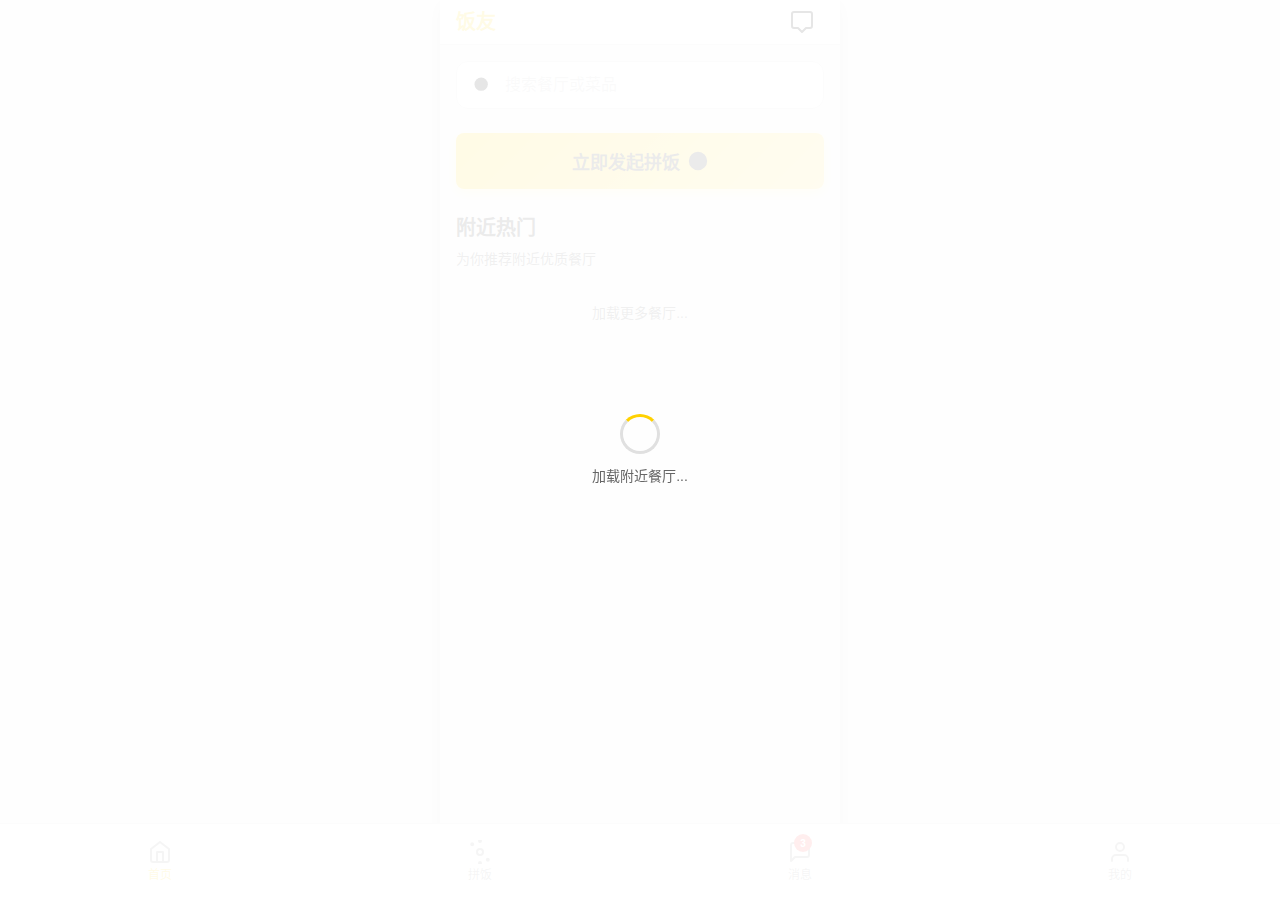
<file: 饭友APP/index.html>
<!DOCTYPE html>
<html lang="zh-CN">
<head>
    <meta charset="UTF-8">
    <meta name="viewport" content="width=device-width, initial-scale=1.0, user-scalable=no">
    <meta name="theme-color" content="#FFD100">
    <title>饭友 - 智能拼饭社交</title>
    
    <!-- PWA支持 -->
    <link rel="manifest" href="manifest.json">
    <meta name="apple-mobile-web-app-capable" content="yes">
    <meta name="apple-mobile-web-app-status-bar-style" content="default">
    <meta name="apple-mobile-web-app-title" content="饭友">
    
    <!-- 样式文件 -->
    <link rel="stylesheet" href="css/main.css">
    <link rel="stylesheet" href="css/components.css">
    <link rel="stylesheet" href="css/pages.css">
</head>
<body>
    <!-- 主应用容器 -->
    <div id="app">
        <!-- 状态栏占位 -->
        <div class="status-bar"></div>
        
        <!-- 顶部导航栏 -->
        <header class="nav-header">
            <div class="nav-content">
                <div class="nav-logo">
                    <span class="logo-text">饭友</span>
                </div>
                <div class="nav-actions">
                    <button class="nav-btn" id="messageBtn">
                        <svg class="icon" viewBox="0 0 24 24">
                            <path d="M20 2H4c-1.1 0-2 .9-2 2v12c0 1.1.9 2 2 2h4l4 4 4-4h4c1.1 0 2-.9 2-2V4c0-1.1-.9-2-2-2z"/>
                        </svg>
                    </button>
                </div>
            </div>
        </header>

        <!-- 主要内容区域 -->
        <main class="main-content">
            <!-- 搜索栏 -->
            <section class="search-section">
                <div class="search-container">
                    <div class="search-input-wrapper">
                        <svg class="search-icon" viewBox="0 0 24 24">
                            <circle cx="11" cy="11" r="8"/>
                            <path d="m21 21-4.35-4.35"/>
                        </svg>
                        <input type="text" class="search-input" placeholder="搜索餐厅或菜品" readonly>
                    </div>
                </div>
            </section>

            <!-- 快捷拼饭区域 -->
            <section class="quick-join-section">
                <button class="primary-btn large" id="startPinFanBtn">
                    <span class="btn-text">立即发起拼饭</span>
                    <svg class="btn-icon" viewBox="0 0 24 24">
                        <circle cx="12" cy="12" r="10"/>
                        <line x1="12" y1="8" x2="12" y2="16"/>
                        <line x1="8" y1="12" x2="16" y2="12"/>
                    </svg>
                </button>
            </section>

            <!-- 附近热门餐厅 -->
            <section class="restaurants-section">
                <div class="section-header">
                    <h2 class="section-title">附近热门</h2>
                    <span class="section-subtitle">为你推荐附近优质餐厅</span>
                </div>
                
                <div class="restaurants-list" id="restaurantsList">
                    <!-- 餐厅卡片将通过JavaScript动态生成 -->
                </div>
                
                <!-- 加载更多 -->
                <div class="load-more" id="loadMore">
                    <span>加载更多餐厅...</span>
                </div>
            </section>
        </main>

        <!-- 底部导航栏 -->
        <nav class="bottom-nav">
            <div class="nav-item active" data-page="home">
                <svg class="nav-icon" viewBox="0 0 24 24">
                    <path d="m3 9 9-7 9 7v11a2 2 0 0 1-2 2H5a2 2 0 0 1-2-2z"/>
                    <polyline points="9,22 9,12 15,12 15,22"/>
                </svg>
                <span class="nav-label">首页</span>
            </div>
            <div class="nav-item" data-page="pinfan">
                <svg class="nav-icon" viewBox="0 0 24 24">
                    <circle cx="12" cy="12" r="3"/>
                    <circle cx="12" cy="1" r="1"/>
                    <circle cx="12" cy="23" r="1"/>
                    <circle cx="4.22" cy="4.22" r="1"/>
                    <circle cx="19.78" cy="19.78" r="1"/>
                </svg>
                <span class="nav-label">拼饭</span>
            </div>
            <div class="nav-item" data-page="message">
                <svg class="nav-icon" viewBox="0 0 24 24">
                    <path d="M21 15a2 2 0 0 1-2 2H7l-4 4V5a2 2 0 0 1 2-2h14a2 2 0 0 1 2 2z"/>
                </svg>
                <span class="nav-label">消息</span>
                <div class="nav-badge" id="messageBadge">3</div>
            </div>
            <div class="nav-item" data-page="profile">
                <svg class="nav-icon" viewBox="0 0 24 24">
                    <path d="M20 21v-2a4 4 0 0 0-4-4H8a4 4 0 0 0-4 4v2"/>
                    <circle cx="12" cy="7" r="4"/>
                </svg>
                <span class="nav-label">我的</span>
            </div>
        </nav>
    </div>

    <!-- 模态框容器 -->
    <div id="modalContainer"></div>
    
    <!-- 加载提示 -->
    <div class="loading-overlay" id="loadingOverlay">
        <div class="loading-spinner"></div>
        <div class="loading-text">加载中...</div>
    </div>

    <!-- JavaScript文件 -->
    <script src="js/utils.js"></script>
    <script src="js/components.js"></script>
    <script src="js/app.js"></script>
</body>
</html>
</file>
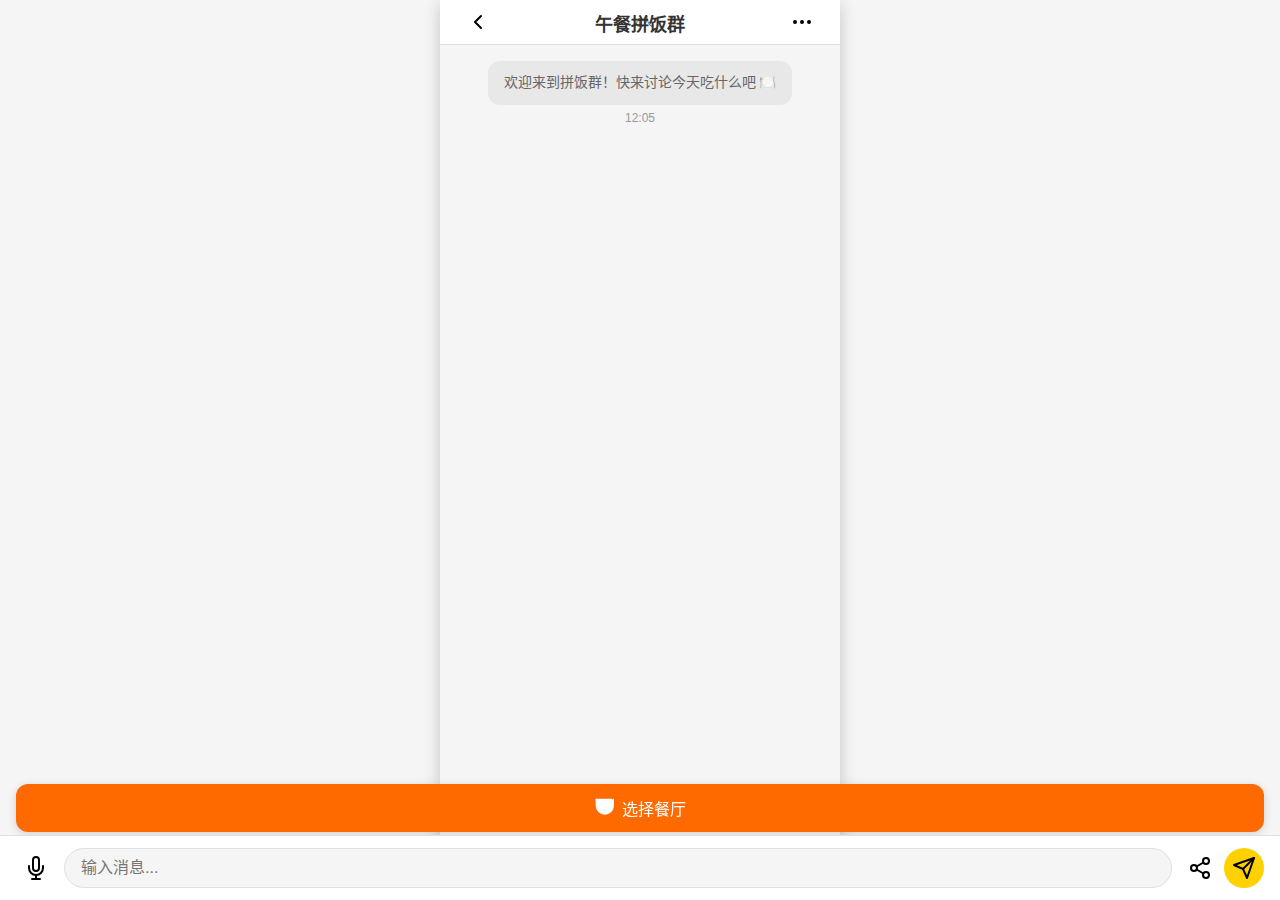
<file: 饭友APP/pages/chat.html>
<!DOCTYPE html>
<html lang="zh-CN">
<head>
    <meta charset="UTF-8">
    <meta name="viewport" content="width=device-width, initial-scale=1.0, user-scalable=no">
    <meta name="theme-color" content="#FFD100">
    <title>拼饭群聊 - 饭友</title>
    <link rel="stylesheet" href="../css/main.css">
    <link rel="stylesheet" href="../css/components.css">
    <link rel="stylesheet" href="../css/pages.css">
</head>
<body>
    <div id="app">
        <!-- 状态栏占位 -->
        <div class="status-bar"></div>
        
        <!-- 导航栏 -->
        <header class="nav-header chat-header">
            <div class="nav-content">
                <button class="nav-back" onclick="history.back()">
                    <svg class="icon" viewBox="0 0 24 24">
                        <polyline points="15,18 9,12 15,6"/>
                    </svg>
                </button>
                <div class="chat-info">
                    <h1 class="nav-title">午餐拼饭群</h1>
                    <div class="chat-members">
                        <div class="member-avatars" id="memberAvatars">
                            <!-- 成员头像 -->
                        </div>
                        <span class="member-count" id="memberCount">4人</span>
                    </div>
                </div>
                <button class="nav-btn" id="groupInfoBtn">
                    <svg class="icon" viewBox="0 0 24 24">
                        <circle cx="12" cy="12" r="1"/>
                        <circle cx="19" cy="12" r="1"/>
                        <circle cx="5" cy="12" r="1"/>
                    </svg>
                </button>
            </div>
        </header>

        <!-- 聊天区域 -->
        <main class="chat-main">
            <div class="chat-messages" id="chatMessages">
                <!-- 系统消息 -->
                <div class="message-item system-message">
                    <div class="message-content">
                        <span>欢迎来到拼饭群！快来讨论今天吃什么吧 🍽️</span>
                    </div>
                    <div class="message-time">12:05</div>
                </div>
                
                <!-- 消息将通过JavaScript动态生成 -->
            </div>
        </main>

        <!-- 餐厅选择固定栏 -->
        <div class="restaurant-selector" id="restaurantSelector">
            <button class="restaurant-btn" id="selectRestaurantBtn">
                <svg class="btn-icon" viewBox="0 0 24 24">
                    <path d="M3 2v7c0 5.55 4.45 10 10 10s10-4.45 10-10V2"/>
                    <path d="M3 2h18"/>
                </svg>
                <span>选择餐厅</span>
            </button>
        </div>

        <!-- 输入区域 -->
        <footer class="chat-input-area">
            <div class="input-container">
                <div class="input-actions">
                    <button class="action-btn" id="voiceBtn">
                        <svg class="icon" viewBox="0 0 24 24">
                            <path d="M12 1a3 3 0 0 0-3 3v8a3 3 0 0 0 6 0V4a3 3 0 0 0-3-3z"/>
                            <path d="M19 10v2a7 7 0 0 1-14 0v-2"/>
                            <line x1="12" y1="19" x2="12" y2="23"/>
                            <line x1="8" y1="23" x2="16" y2="23"/>
                        </svg>
                    </button>
                </div>
                
                <div class="text-input-wrapper">
                    <input type="text" class="message-input" id="messageInput" placeholder="输入消息...">
                </div>
                
                <div class="input-actions">
                    <button class="action-btn" id="shareBtn">
                        <svg class="icon" viewBox="0 0 24 24">
                            <circle cx="18" cy="5" r="3"/>
                            <circle cx="6" cy="12" r="3"/>
                            <circle cx="18" cy="19" r="3"/>
                            <line x1="8.59" y1="13.51" x2="15.42" y2="17.49"/>
                            <line x1="15.41" y1="6.51" x2="8.59" y2="10.49"/>
                        </svg>
                    </button>
                    <button class="send-btn" id="sendBtn">
                        <svg class="icon" viewBox="0 0 24 24">
                            <line x1="22" y1="2" x2="11" y2="13"/>
                            <polygon points="22,2 15,22 11,13 2,9 22,2"/>
                        </svg>
                    </button>
                </div>
            </div>
        </footer>
    </div>

    <!-- 餐厅选择弹窗 -->
    <div class="modal-overlay" id="restaurantModal" style="display: none;">
        <div class="modal-content restaurant-modal">
            <div class="modal-header">
                <h3>选择餐厅</h3>
                <button class="modal-close" id="closeRestaurantModal">
                    <svg viewBox="0 0 24 24">
                        <line x1="18" y1="6" x2="6" y2="18"/>
                        <line x1="6" y1="6" x2="18" y2="18"/>
                    </svg>
                </button>
            </div>
            <div class="modal-body">
                <div class="restaurant-list" id="modalRestaurantList">
                    <!-- 餐厅列表将通过JavaScript生成 -->
                </div>
            </div>
        </div>
    </div>

    <script src="../js/utils.js"></script>
    <script src="../js/components.js"></script>
    <script src="../js/chat.js"></script>
</body>
</html>
</file>
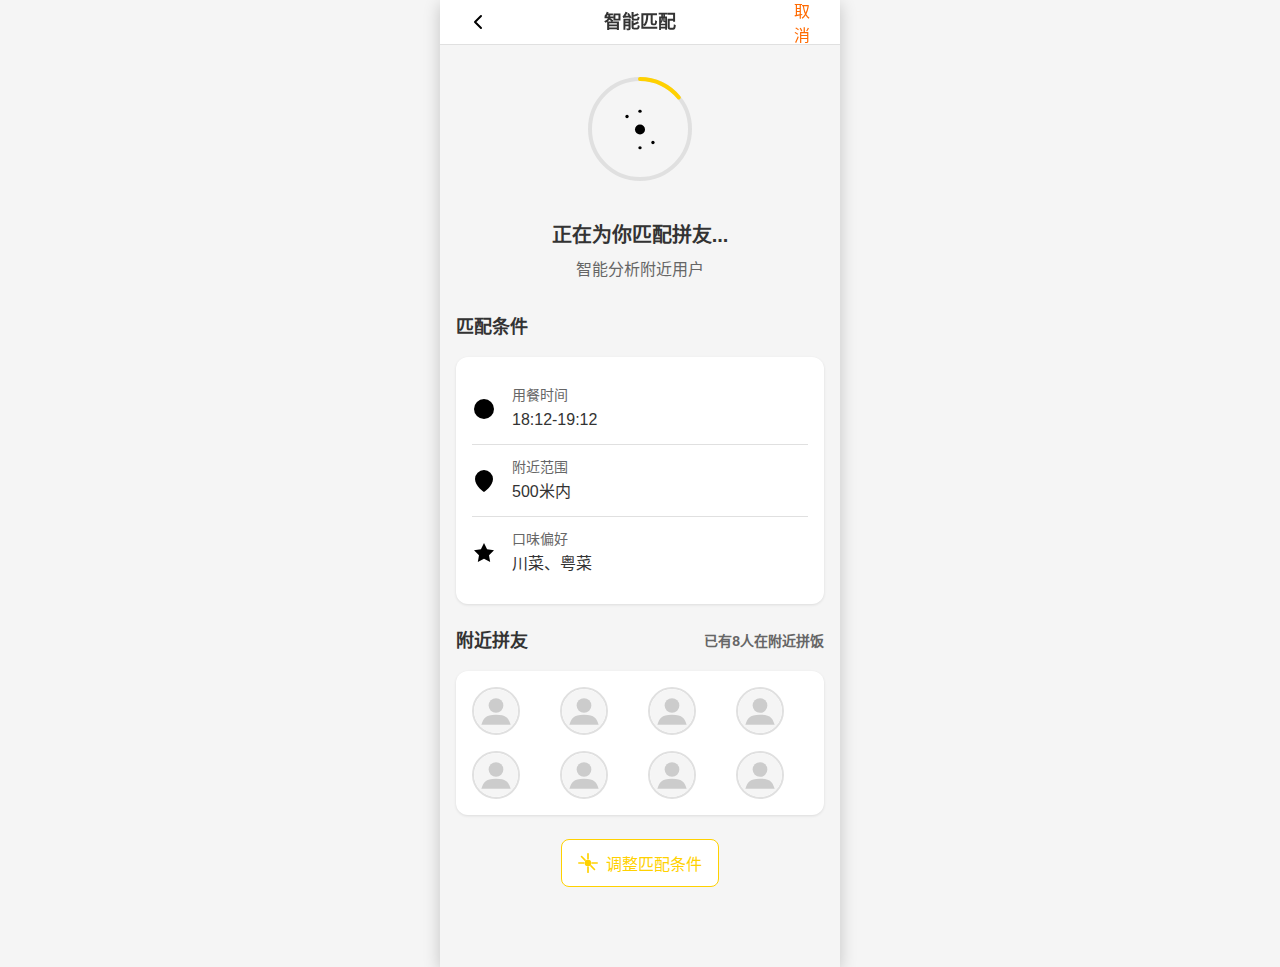
<file: 饭友APP/pages/matching.html>
<!DOCTYPE html>
<html lang="zh-CN">
<head>
    <meta charset="UTF-8">
    <meta name="viewport" content="width=device-width, initial-scale=1.0, user-scalable=no">
    <meta name="theme-color" content="#FFD100">
    <title>智能匹配 - 饭友</title>
    <link rel="stylesheet" href="../css/main.css">
    <link rel="stylesheet" href="../css/components.css">
    <link rel="stylesheet" href="../css/pages.css">
</head>
<body>
    <div id="app">
        <!-- 状态栏占位 -->
        <div class="status-bar"></div>
        
        <!-- 导航栏 -->
        <header class="nav-header">
            <div class="nav-content">
                <button class="nav-back" onclick="history.back()">
                    <svg class="icon" viewBox="0 0 24 24">
                        <polyline points="15,18 9,12 15,6"/>
                    </svg>
                </button>
                <h1 class="nav-title">智能匹配</h1>
                <button class="nav-btn text-btn" id="cancelBtn">取消</button>
            </div>
        </header>

        <!-- 主要内容 -->
        <main class="main-content matching-page">
            <!-- 匹配进度区域 -->
            <section class="matching-progress">
                <div class="progress-circle">
                    <svg class="progress-ring" width="120" height="120">
                        <circle cx="60" cy="60" r="50" class="progress-track"/>
                        <circle cx="60" cy="60" r="50" class="progress-bar" id="progressBar"/>
                    </svg>
                    <div class="progress-content">
                        <svg class="matching-icon" viewBox="0 0 24 24">
                            <circle cx="12" cy="12" r="3"/>
                            <circle cx="12" cy="1" r="1"/>
                            <circle cx="12" cy="23" r="1"/>
                            <circle cx="4.22" cy="4.22" r="1"/>
                            <circle cx="19.78" cy="19.78" r="1"/>
                        </svg>
                    </div>
                </div>
                
                <h2 class="matching-title">正在为你匹配拼友...</h2>
                <p class="matching-subtitle" id="matchingStatus">智能分析附近用户</p>
            </section>

            <!-- 匹配条件 -->
            <section class="matching-conditions">
                <h3 class="conditions-title">匹配条件</h3>
                <div class="conditions-list">
                    <div class="condition-item">
                        <svg class="condition-icon" viewBox="0 0 24 24">
                            <circle cx="12" cy="12" r="10"/>
                            <polyline points="12,6 12,12 16,14"/>
                        </svg>
                        <div class="condition-content">
                            <span class="condition-label">用餐时间</span>
                            <span class="condition-value" id="mealTime">12:00-13:00</span>
                        </div>
                    </div>
                    
                    <div class="condition-item">
                        <svg class="condition-icon" viewBox="0 0 24 24">
                            <path d="M21 10c0 7-9 13-9 13s-9-6-9-13a9 9 0 0 1 18 0z"/>
                            <circle cx="12" cy="10" r="3"/>
                        </svg>
                        <div class="condition-content">
                            <span class="condition-label">附近范围</span>
                            <span class="condition-value" id="location">500米内</span>
                        </div>
                    </div>
                    
                    <div class="condition-item">
                        <svg class="condition-icon" viewBox="0 0 24 24">
                            <path d="M12 2l3.09 6.26L22 9.27l-5 4.87 1.18 6.88L12 17.77l-6.18 3.25L7 14.14 2 9.27l6.91-1.01L12 2z"/>
                        </svg>
                        <div class="condition-content">
                            <span class="condition-label">口味偏好</span>
                            <span class="condition-value" id="preference">川菜、粤菜</span>
                        </div>
                    </div>
                </div>
            </section>

            <!-- 推荐用户 -->
            <section class="recommended-users">
                <h3 class="users-title">
                    <span>附近拼友</span>
                    <span class="users-count" id="usersCount">已有12人在附近拼饭</span>
                </h3>
                
                <div class="users-grid" id="usersGrid">
                    <!-- 用户头像将通过JavaScript动态生成 -->
                </div>
            </section>

            <!-- 操作按钮 -->
            <section class="matching-actions">
                <button class="secondary-btn" id="adjustBtn">
                    <svg class="btn-icon" viewBox="0 0 24 24">
                        <circle cx="12" cy="12" r="3"/>
                        <path d="M12 1v6M12 17v6M4.22 4.22l4.24 4.24M15.54 15.54l4.24 4.24M1 12h6M17 12h6"/>
                    </svg>
                    调整匹配条件
                </button>
            </section>
        </main>
    </div>

    <!-- 匹配成功弹窗 -->
    <div class="modal-overlay" id="successModal" style="display: none;">
        <div class="modal-content success-modal">
            <div class="success-icon">
                <svg viewBox="0 0 24 24">
                    <path d="M20 6L9 17l-5-5"/>
                </svg>
            </div>
            <h3 class="success-title">匹配成功！</h3>
            <p class="success-text">找到3位拼友，快去聊天室讨论吧</p>
            <div class="matched-users">
                <!-- 匹配成功的用户头像 -->
            </div>
            <button class="primary-btn" id="enterChatBtn">进入拼饭群</button>
        </div>
    </div>

    <script src="../js/utils.js"></script>
    <script src="../js/components.js"></script>
    <script src="../js/matching.js"></script>
</body>
</html>
</file>
<file: 饭友APP/css/main.css>
/* ===== 设计系统变量 ===== */
:root {
  /* 色彩规范 - 来自DESIGN_SPEC */
  --primary-color: #FFD100;
  --secondary-color: #FF6A00;
  --text-primary: #333333;
  --text-secondary: #666666;
  --text-tertiary: #999999;
  --background-primary: #F5F5F5;
  --background-secondary: #FFFFFF;
  --success-color: #00C853;
  --error-color: #FF5252;
  --border-color: #E0E0E0;
  
  /* 字体规范 */
  --font-family: -apple-system, BlinkMacSystemFont, "PingFang SC", "Helvetica Neue", "Microsoft YaHei", sans-serif;
  --font-family-number: "DIN", monospace;
  
  /* 字号规范 */
  --font-size-large: 24px;
  --font-size-title: 20px;
  --font-size-subtitle: 18px;
  --font-size-body: 16px;
  --font-size-small: 14px;
  --font-size-caption: 12px;
  --font-size-number: 18px;
  
  /* 间距规范 */
  --spacing-xs: 4px;
  --spacing-sm: 8px;
  --spacing-md: 12px;
  --spacing-lg: 16px;
  --spacing-xl: 24px;
  --spacing-xxl: 32px;
  
  /* 圆角规范 */
  --radius-sm: 4px;
  --radius-md: 8px;
  --radius-lg: 12px;
  --radius-circle: 50%;
  
  /* 阴影规范 */
  --shadow-sm: 0 1px 3px rgba(0, 0, 0, 0.1);
  --shadow-md: 0 2px 8px rgba(0, 0, 0, 0.15);
  --shadow-lg: 0 4px 16px rgba(0, 0, 0, 0.2);
  
  /* 动画时长 */
  --transition-fast: 100ms;
  --transition-normal: 200ms;
  --transition-slow: 300ms;
  
  /* Z-index层级 */
  --z-navigation: 100;
  --z-dropdown: 200;
  --z-modal: 1000;
  --z-loading: 1100;
}

/* ===== 基础重置 ===== */
* {
  box-sizing: border-box;
  margin: 0;
  padding: 0;
}

html {
  font-size: 16px;
  line-height: 1.5;
  -webkit-text-size-adjust: 100%;
  -webkit-tap-highlight-color: transparent;
}

body {
  font-family: var(--font-family);
  color: var(--text-primary);
  background-color: var(--background-primary);
  overflow-x: hidden;
  -webkit-font-smoothing: antialiased;
  -moz-osx-font-smoothing: grayscale;
}

/* ===== 主应用容器 ===== */
#app {
  min-height: 100vh;
  display: flex;
  flex-direction: column;
  position: relative;
}

/* ===== 状态栏占位 ===== */
.status-bar {
  height: env(safe-area-inset-top, 0);
  background-color: var(--background-secondary);
}

/* ===== 主要内容区域 ===== */
.main-content {
  flex: 1;
  padding: 0 var(--spacing-lg);
  padding-bottom: calc(56px + env(safe-area-inset-bottom, 0));
  overflow-y: auto;
  -webkit-overflow-scrolling: touch;
}

/* ===== 加载覆盖层 ===== */
.loading-overlay {
  position: fixed;
  top: 0;
  left: 0;
  right: 0;
  bottom: 0;
  background-color: rgba(255, 255, 255, 0.9);
  display: flex;
  flex-direction: column;
  align-items: center;
  justify-content: center;
  z-index: var(--z-loading);
  opacity: 0;
  visibility: hidden;
  transition: all var(--transition-normal) ease;
}

.loading-overlay.active {
  opacity: 1;
  visibility: visible;
}

.loading-spinner {
  width: 40px;
  height: 40px;
  border: 3px solid var(--border-color);
  border-top: 3px solid var(--primary-color);
  border-radius: var(--radius-circle);
  animation: spin 1s linear infinite;
  margin-bottom: var(--spacing-md);
}

.loading-text {
  font-size: var(--font-size-small);
  color: var(--text-secondary);
}

@keyframes spin {
  0% { transform: rotate(0deg); }
  100% { transform: rotate(360deg); }
}

/* ===== 响应式断点 ===== */
@media (max-width: 480px) {
  .main-content {
    padding: 0 var(--spacing-md);
  }
}

@media (min-width: 768px) {
  #app {
    max-width: 400px;
    margin: 0 auto;
    box-shadow: var(--shadow-lg);
  }
}

/* ===== 无障碍支持 ===== */
@media (prefers-reduced-motion: reduce) {
  * {
    animation-duration: 0.01ms !important;
    animation-iteration-count: 1 !important;
    transition-duration: 0.01ms !important;
  }
}

/* 高对比度模式 */
@media (prefers-contrast: high) {
  :root {
    --border-color: #000000;
    --text-tertiary: #666666;
  }
}

/* 暗色模式支持 */
@media (prefers-color-scheme: dark) {
  :root {
    --background-primary: #1a1a1a;
    --background-secondary: #2d2d2d;  
    --text-primary: #ffffff;
    --text-secondary: #cccccc;
    --text-tertiary: #999999;
    --border-color: #444444;
  }
}
</file>
<file: 饭友APP/css/components.css>
/* ===== 按钮组件 ===== */

/* 主按钮 (Primary Button) */
.primary-btn {
  display: inline-flex;
  align-items: center;
  justify-content: center;
  gap: var(--spacing-sm);
  min-height: 48px;
  min-width: 120px;
  padding: 0 var(--spacing-lg);
  background-color: var(--primary-color);
  color: var(--text-primary);
  border: none;
  border-radius: var(--radius-md);
  font-size: var(--font-size-body);
  font-weight: 500;
  text-decoration: none;
  cursor: pointer;
  transition: all var(--transition-fast) ease;
  position: relative;
  overflow: hidden;
}

.primary-btn:hover {
  background-color: #E6BC00;
}

.primary-btn:active {
  transform: scale(0.96);
  background-color: #E6BC00;
}

.primary-btn:disabled {
  background-color: var(--background-primary);
  color: #CCCCCC;
  cursor: not-allowed;
  transform: none;
}

.primary-btn.large {
  min-height: 56px;
  padding: 0 var(--spacing-xl);
  font-size: var(--font-size-subtitle);
  font-weight: 600;
}

/* 次按钮 (Secondary Button) */
.secondary-btn {
  display: inline-flex;
  align-items: center;
  justify-content: center;
  gap: var(--spacing-sm);
  min-height: 48px;
  min-width: 120px;
  padding: 0 var(--spacing-lg);
  background-color: var(--background-secondary);
  color: var(--primary-color);
  border: 1px solid var(--primary-color);
  border-radius: var(--radius-md);
  font-size: var(--font-size-body);
  font-weight: 500;
  text-decoration: none;
  cursor: pointer;
  transition: all var(--transition-fast) ease;
}

.secondary-btn:hover,
.secondary-btn:active {
  background-color: #FFF9E6;
}

.secondary-btn:disabled {
  border-color: #CCCCCC;
  color: #CCCCCC;
  cursor: not-allowed;
}

/* 文字按钮 (Text Button) */
.text-btn {
  display: inline-flex;
  align-items: center;
  justify-content: center;
  gap: var(--spacing-sm);
  min-height: 44px;
  padding: 0 var(--spacing-lg);
  background-color: transparent;
  color: var(--secondary-color);
  border: none;
  border-radius: var(--radius-md);
  font-size: var(--font-size-body);
  font-weight: 500;
  text-decoration: none;
  cursor: pointer;
  transition: all var(--transition-fast) ease;
}

.text-btn:hover,
.text-btn:active {
  background-color: #FFF1E6;
}

.text-btn:disabled {
  color: #CCCCCC;
  cursor: not-allowed;
}

/* 按钮图标 */
.btn-icon {
  width: 20px;
  height: 20px;
  fill: currentColor;
  stroke: currentColor;
  stroke-width: 2;
  stroke-linecap: round;
  stroke-linejoin: round;
}

/* ===== 输入框组件 ===== */
.input-wrapper {
  position: relative;
  margin-bottom: var(--spacing-lg);
}

.input-field {
  width: 100%;
  min-height: 48px;
  padding: 0 var(--spacing-lg);
  background-color: var(--background-secondary);
  border: 1px solid var(--border-color);
  border-radius: var(--radius-md);
  font-size: var(--font-size-body);
  color: var(--text-primary);
  transition: border-color var(--transition-normal) ease;
}

.input-field::placeholder {
  color: #CCCCCC;
}

.input-field:focus {
  outline: none;
  border-color: var(--primary-color);
  border-width: 2px;
}

.input-field.error {
  border-color: var(--error-color);
  border-width: 2px;
}

/* 搜索输入框 */
.search-input-wrapper {
  position: relative;
  display: flex;
  align-items: center;
}

.search-icon {
  position: absolute;
  left: var(--spacing-lg);
  width: 20px;
  height: 20px;
  color: var(--text-tertiary);
  z-index: 1;
}

.search-input {
  width: 100%;
  min-height: 48px;
  padding: 0 var(--spacing-lg) 0 calc(var(--spacing-lg) + 32px);
  background-color: var(--background-secondary);
  border: 1px solid var(--border-color);
  border-radius: var(--radius-lg);
  font-size: var(--font-size-body);
  color: var(--text-primary);
  transition: all var(--transition-normal) ease;
}

.search-input::placeholder {
  color: #CCCCCC;
}

.search-input:focus {
  outline: none;
  border-color: var(--primary-color);
  box-shadow: 0 0 0 3px rgba(255, 209, 0, 0.1);
}

/* ===== 卡片组件 ===== */
.card {
  background-color: var(--background-secondary);
  border-radius: var(--radius-lg);
  box-shadow: var(--shadow-sm);
  overflow: hidden;
  transition: all var(--transition-normal) ease;
}

.card:hover {
  box-shadow: var(--shadow-md);
  transform: translateY(-1px);
}

.card-content {
  padding: var(--spacing-lg);
}

/* 餐厅卡片 */
.restaurant-card {
  display: flex;
  align-items: center;
  gap: var(--spacing-lg);
  padding: var(--spacing-lg);
  background-color: var(--background-secondary);
  border-radius: var(--radius-lg);
  box-shadow: var(--shadow-sm);
  margin-bottom: var(--spacing-lg);
  cursor: pointer;
  transition: all var(--transition-normal) ease;
}

.restaurant-card:hover {
  box-shadow: var(--shadow-md);
  transform: translateY(-1px);
}

.restaurant-image {
  width: 80px;
  height: 80px;
  border-radius: var(--radius-md);
  object-fit: cover;
  flex-shrink: 0;
}

.restaurant-info {
  flex: 1;
  min-width: 0;
}

.restaurant-name {
  font-size: var(--font-size-subtitle);
  font-weight: 600;
  color: var(--text-primary);
  margin-bottom: var(--spacing-xs);
  white-space: nowrap;
  overflow: hidden;
  text-overflow: ellipsis;
}

.restaurant-rating {
  display: flex;
  align-items: center;
  gap: var(--spacing-xs);
  margin-bottom: var(--spacing-xs);
}

.star-rating {
  display: flex;
  gap: 1px;
}

.star {
  width: 14px;
  height: 14px;
  fill: var(--primary-color);
}

.rating-score {
  font-size: var(--font-size-small);
  color: var(--text-secondary);
  font-weight: 500;
}

.restaurant-meta {
  display: flex;
  align-items: center;
  gap: var(--spacing-md);
  font-size: var(--font-size-small);
  color: var(--text-secondary);
}

/* 拼友卡片 */
.user-card {
  display: flex;
  flex-direction: column;
  align-items: center;
  padding: var(--spacing-lg);
  background-color: var(--background-secondary);
  border-radius: var(--radius-lg);
  box-shadow: var(--shadow-sm);
  text-align: center;
  transition: all var(--transition-normal) ease;
}

.user-card:hover {
  box-shadow: var(--shadow-md);
  transform: translateY(-1px);
}

.user-avatar {
  width: 48px;
  height: 48px;
  border-radius: var(--radius-circle);
  object-fit: cover;
  margin-bottom: var(--spacing-sm);
}

.user-name {
  font-size: var(--font-size-body);
  font-weight: 500;
  color: var(--text-primary);
  margin-bottom: var(--spacing-xs);
}

.user-credit {
  font-size: var(--font-size-small);
  padding: 2px var(--spacing-sm);
  border-radius: var(--spacing-sm);
  font-weight: 500;
}

.user-credit.excellent {
  background-color: #E8F5E8;
  color: var(--success-color);
}

.user-credit.good {
  background-color: #E3F2FD;
  color: #1976D2;
}

.user-credit.normal {
  background-color: #FFF3E0;
  color: #F57C00;
}

/* ===== 导航组件 ===== */

/* 顶部导航栏 */
.nav-header {
  background-color: var(--background-secondary);
  border-bottom: 1px solid var(--border-color);
  z-index: var(--z-navigation);
  position: sticky;
  top: 0;
}

.nav-content {
  display: flex;
  align-items: center;
  justify-content: space-between;
  min-height: 44px;
  padding: 0 var(--spacing-lg);
  position: relative;
}

.nav-back {
  display: flex;
  align-items: center;
  justify-content: center;
  width: 44px;
  height: 44px;
  background: none;
  border: none;
  cursor: pointer;
  border-radius: var(--radius-md);
  transition: background-color var(--transition-fast) ease;
}

.nav-back:hover {
  background-color: rgba(0, 0, 0, 0.04);
}

.nav-title {
  position: absolute;
  left: 50%;
  transform: translateX(-50%);
  font-size: var(--font-size-subtitle);
  font-weight: 600;
  color: var(--text-primary);
}

.nav-logo .logo-text {
  font-size: var(--font-size-title);
  font-weight: 700;
  color: var(--primary-color);
}

.nav-actions {
  display: flex;
  align-items: center;
  gap: var(--spacing-sm);
}

.nav-btn {
  display: flex;
  align-items: center;
  justify-content: center;
  width: 44px;
  height: 44px;
  background: none;
  border: none;
  cursor: pointer;
  border-radius: var(--radius-md);
  transition: background-color var(--transition-fast) ease;
}

.nav-btn:hover {
  background-color: rgba(0, 0, 0, 0.04);
}

/* 底部导航栏 */
.bottom-nav {
  display: flex;
  background-color: var(--background-secondary);
  border-top: 1px solid var(--border-color);
  padding: var(--spacing-sm) 0 calc(var(--spacing-sm) + env(safe-area-inset-bottom, 0));
  position: fixed;
  bottom: 0;
  left: 0;
  right: 0;
  z-index: var(--z-navigation);
}

.nav-item {
  flex: 1;
  display: flex;
  flex-direction: column;
  align-items: center;
  justify-content: center;
  padding: var(--spacing-sm);
  cursor: pointer;
  position: relative;
  transition: all var(--transition-fast) ease;
}

.nav-item.active .nav-icon,
.nav-item.active .nav-label {
  color: var(--primary-color);
}

.nav-icon {
  width: 24px;
  height: 24px;
  margin-bottom: 2px;
  fill: none;
  stroke: var(--text-tertiary);
  stroke-width: 2;
  stroke-linecap: round;
  stroke-linejoin: round;
  transition: color var(--transition-fast) ease;
}

.nav-label {
  font-size: var(--font-size-caption);
  color: var(--text-tertiary);
  transition: color var(--transition-fast) ease;
}

.nav-badge {
  position: absolute;
  top: 2px;
  right: 50%;
  transform: translateX(12px);
  min-width: 18px;
  height: 18px;
  background-color: var(--error-color);
  color: white;
  font-size: 10px;
  font-weight: 600;
  border-radius: 9px;
  display: flex;
  align-items: center;
  justify-content: center;
  padding: 0 4px;
}

/* ===== 图标组件 ===== */
.icon {
  width: 24px;
  height: 24px;
  fill: none;
  stroke: currentColor;
  stroke-width: 2;
  stroke-linecap: round;
  stroke-linejoin: round;
}

.icon.small {
  width: 16px;
  height: 16px;
}

.icon.large {
  width: 32px;
  height: 32px;
}

/* ===== 模态框组件 ===== */
.modal-overlay {
  position: fixed;
  top: 0;
  left: 0;
  right: 0;
  bottom: 0;
  background-color: rgba(0, 0, 0, 0.5);
  display: flex;
  align-items: center;
  justify-content: center;
  padding: var(--spacing-lg);
  z-index: var(--z-modal);
  opacity: 0;
  visibility: hidden;
  transition: all var(--transition-normal) ease;
}

.modal-overlay.active {
  opacity: 1;
  visibility: visible;
}

.modal-content {
  background-color: var(--background-secondary);
  border-radius: var(--radius-lg);
  box-shadow: var(--shadow-lg);
  max-width: 400px;
  width: 100%;
  max-height: 90vh;
  overflow-y: auto;
  transform: translateY(20px);
  transition: transform var(--transition-normal) ease;
}

.modal-overlay.active .modal-content {
  transform: translateY(0);
}

.modal-header {
  display: flex;
  align-items: center;
  justify-content: space-between;
  padding: var(--spacing-lg) var(--spacing-lg) 0;
}

.modal-title {
  font-size: var(--font-size-title);
  font-weight: 600;
  color: var(--text-primary);
}

.modal-close {
  display: flex;
  align-items: center;
  justify-content: center;
  width: 32px;
  height: 32px;
  background: none;
  border: none;
  cursor: pointer;
  border-radius: var(--radius-md);
  transition: background-color var(--transition-fast) ease;
}

.modal-close:hover {
  background-color: rgba(0, 0, 0, 0.04);
}

.modal-body {
  padding: var(--spacing-lg);
}

/* ===== 工具类 ===== */
.text-center { text-align: center; }
.text-left { text-align: left; }
.text-right { text-align: right; }

.hidden { display: none !important; }
.visible { display: block !important; }

.mb-0 { margin-bottom: 0 !important; }
.mb-sm { margin-bottom: var(--spacing-sm) !important; }
.mb-md { margin-bottom: var(--spacing-md) !important; }
.mb-lg { margin-bottom: var(--spacing-lg) !important; }

.p-0 { padding: 0 !important; }
.p-sm { padding: var(--spacing-sm) !important; }
.p-md { padding: var(--spacing-md) !important; }
.p-lg { padding: var(--spacing-lg) !important; }
</file>
<file: 饭友APP/css/pages.css>
/* ===== 首页样式 ===== */

/* 搜索区域 */
.search-section {
  padding: var(--spacing-lg) 0;
}

.search-container {
  margin-bottom: var(--spacing-sm);
}

/* 快捷拼饭区域 */
.quick-join-section {
  margin-bottom: var(--spacing-xl);
  text-align: center;
}

#startPinFanBtn {
  width: 100%;
  background: linear-gradient(135deg, var(--primary-color) 0%, #FFE066 100%);
  box-shadow: 0 4px 12px rgba(255, 209, 0, 0.3);
}

#startPinFanBtn:hover {
  box-shadow: 0 6px 16px rgba(255, 209, 0, 0.4);
  transform: translateY(-1px);
}

/* 餐厅区域 */
.restaurants-section {
  margin-bottom: var(--spacing-xl);
}

.section-header {
  margin-bottom: var(--spacing-lg);
}

.section-title {
  font-size: var(--font-size-title);
  font-weight: 600;
  color: var(--text-primary);
  margin-bottom: var(--spacing-xs);
}

.section-subtitle {
  font-size: var(--font-size-small);
  color: var(--text-secondary);
}

.restaurants-list {
  display: flex;
  flex-direction: column;
  gap: var(--spacing-md);
}

.load-more {
  text-align: center;
  padding: var(--spacing-lg);
  font-size: var(--font-size-small);
  color: var(--text-secondary);
  cursor: pointer;
  transition: color var(--transition-fast) ease;
}

.load-more:hover {
  color: var(--primary-color);
}

/* ===== 匹配页面样式 ===== */
.matching-page {
  text-align: center;
  padding-top: var(--spacing-xl);
}

/* 匹配进度 */
.matching-progress {
  margin-bottom: var(--spacing-xxl);
}

.progress-circle {
  position: relative;
  display: inline-block;
  margin-bottom: var(--spacing-xl);
}

.progress-ring {
  transform: rotate(-90deg);
}

.progress-track {
  fill: none;
  stroke: var(--border-color);
  stroke-width: 4;
}

.progress-bar {
  fill: none;
  stroke: var(--primary-color);
  stroke-width: 4;
  stroke-linecap: round;
  stroke-dasharray: 314;
  stroke-dashoffset: 314;
  transition: stroke-dashoffset 1s ease;
  animation: progressPulse 2s ease-in-out infinite;
}

.progress-content {
  position: absolute;
  top: 50%;
  left: 50%;
  transform: translate(-50%, -50%);
}

.matching-icon {
  width: 40px;
  height: 40px;
  color: var(--primary-color);
  animation: spin 2s linear infinite;
}

.matching-title {
  font-size: var(--font-size-title);
  font-weight: 600;
  color: var(--text-primary);
  margin-bottom: var(--spacing-sm);
}

.matching-subtitle {
  font-size: var(--font-size-body);
  color: var(--text-secondary);
}

@keyframes progressPulse {
  0%, 100% { opacity: 1; }
  50% { opacity: 0.6; }
}

/* 匹配条件 */
.matching-conditions {
  text-align: left;
  margin-bottom: var(--spacing-xl);
}

.conditions-title {
  font-size: var(--font-size-subtitle);
  font-weight: 600;
  color: var(--text-primary);
  margin-bottom: var(--spacing-lg);
}

.conditions-list {
  background-color: var(--background-secondary);
  border-radius: var(--radius-lg);
  padding: var(--spacing-lg);
  box-shadow: var(--shadow-sm);
}

.condition-item {
  display: flex;
  align-items: center;
  gap: var(--spacing-lg);
  padding: var(--spacing-md) 0;
}

.condition-item:not(:last-child) {
  border-bottom: 1px solid var(--border-color);
}

.condition-icon {
  width: 24px;
  height: 24px;
  color: var(--primary-color);
  flex-shrink: 0;
}

.condition-content {
  flex: 1;
}

.condition-label {
  display: block;
  font-size: var(--font-size-small);
  color: var(--text-secondary);
  margin-bottom: 2px;
}

.condition-value {
  display: block;
  font-size: var(--font-size-body);
  color: var(--text-primary);
  font-weight: 500;
}

/* 推荐用户 */
.recommended-users {
  text-align: left;
  margin-bottom: var(--spacing-xl);
}

.users-title {
  display: flex;
  align-items: center;
  justify-content: space-between;
  margin-bottom: var(--spacing-lg);
}

.users-title > span:first-child {
  font-size: var(--font-size-subtitle);
  font-weight: 600;
  color: var(--text-primary);
}

.users-count {
  font-size: var(--font-size-small);
  color: var(--text-secondary);
}

.users-grid {
  display: grid;
  grid-template-columns: repeat(auto-fill, minmax(60px, 1fr));
  gap: var(--spacing-lg);
  padding: var(--spacing-lg);
  background-color: var(--background-secondary);
  border-radius: var(--radius-lg);
  box-shadow: var(--shadow-sm);
}

.user-avatar-small {
  width: 48px;
  height: 48px;
  border-radius: var(--radius-circle);
  object-fit: cover;
  border: 2px solid var(--border-color);
  transition: all var(--transition-fast) ease;
}

.user-avatar-small:hover {
  border-color: var(--primary-color);
  transform: scale(1.1);
}

/* 匹配操作 */
.matching-actions {
  text-align: center;
  margin-bottom: var(--spacing-xl);
}

/* 匹配成功弹窗 */
.success-modal {
  text-align: center;
  padding: var(--spacing-xxl) var(--spacing-xl);
}

.success-icon {
  width: 80px;
  height: 80px;
  margin: 0 auto var(--spacing-xl);
  background-color: var(--success-color);
  border-radius: var(--radius-circle);
  display: flex;
  align-items: center;
  justify-content: center;
  animation: successPop 0.6s ease-out;
}

.success-icon svg {
  width: 40px;
  height: 40px;
  color: white;
  stroke-width: 3;
}

.success-title {
  font-size: var(--font-size-title);
  font-weight: 600;
  color: var(--text-primary);
  margin-bottom: var(--spacing-sm);
}

.success-text {
  font-size: var(--font-size-body);
  color: var(--text-secondary);
  margin-bottom: var(--spacing-xl);
}

.matched-users {
  display: flex;
  justify-content: center;
  gap: var(--spacing-sm);
  margin-bottom: var(--spacing-xl);
}

.matched-users .user-avatar-small {
  border-color: var(--success-color);
}

@keyframes successPop {
  0% { 
    transform: scale(0);
    opacity: 0;
  }
  50% { 
    transform: scale(1.2);
  }
  100% { 
    transform: scale(1);
    opacity: 1;
  }
}

/* ===== 聊天页面样式 ===== */
.chat-header {
  border-bottom: 1px solid var(--border-color);
}

.chat-info {
  flex: 1;
  text-align: center;
}

.chat-members {
  display: flex;
  align-items: center;
  justify-content: center;
  gap: var(--spacing-sm);
  margin-top: 2px;
}

.member-avatars {
  display: flex;
  align-items: center;
}

.member-avatars .user-avatar-small {
  width: 24px;
  height: 24px;
  margin-left: -4px;
  border: 1px solid var(--background-secondary);
}

.member-avatars .user-avatar-small:first-child {
  margin-left: 0;
}

.member-count {
  font-size: var(--font-size-caption);
  color: var(--text-secondary);
}

/* 聊天主区域 */
.chat-main {
  flex: 1;
  padding: var(--spacing-lg);
  padding-bottom: calc(120px + env(safe-area-inset-bottom, 0));
  overflow-y: auto;
  -webkit-overflow-scrolling: touch;
}

.chat-messages {
  display: flex;
  flex-direction: column;
  gap: var(--spacing-lg);
}

/* 消息项 */
.message-item {
  display: flex;
  flex-direction: column;
  max-width: 80%;
}

.message-item.own {
  align-items: flex-end;
  align-self: flex-end;
}

.message-item.other {
  align-items: flex-start;
  align-self: flex-start;
}

.message-item.system-message {
  align-items: center;
  align-self: center;
  max-width: 100%;
}

.message-avatar {
  width: 36px;
  height: 36px;
  border-radius: var(--radius-circle);
  object-fit: cover;
  margin-bottom: var(--spacing-xs);
}

.message-content {
  padding: var(--spacing-md) var(--spacing-lg);
  border-radius: var(--radius-lg);
  font-size: var(--font-size-body);
  line-height: 1.4;
  word-wrap: break-word;
}

.message-item.own .message-content {
  background-color: var(--primary-color);
  color: var(--text-primary);
}

.message-item.other .message-content {
  background-color: var(--background-secondary);
  color: var(--text-primary);
  box-shadow: var(--shadow-sm);
}

.message-item.system-message .message-content {
  background-color: rgba(0, 0, 0, 0.05);
  color: var(--text-secondary);
  font-size: var(--font-size-small);
  text-align: center;
}

.message-time {
  font-size: var(--font-size-caption);
  color: var(--text-tertiary);
  margin-top: var(--spacing-xs);
  padding: 0 var(--spacing-sm);
}

/* 餐厅选择器 */
.restaurant-selector {
  position: fixed;
  bottom: calc(68px + env(safe-area-inset-bottom, 0));
  left: var(--spacing-lg);
  right: var(--spacing-lg);
  z-index: 50;
}

.restaurant-btn {
  width: 100%;
  display: flex;
  align-items: center;
  justify-content: center;
  gap: var(--spacing-sm);
  padding: var(--spacing-md) var(--spacing-lg);
  background-color: var(--secondary-color);
  color: white;
  border: none;
  border-radius: var(--radius-lg);
  font-size: var(--font-size-body);
  font-weight: 500;
  cursor: pointer;
  transition: all var(--transition-fast) ease;
  box-shadow: var(--shadow-md);
}

.restaurant-btn:hover {
  background-color: #E55A00;
  transform: translateY(-1px);
  box-shadow: var(--shadow-lg);
}

/* 输入区域 */
.chat-input-area {
  position: fixed;
  bottom: 0;
  left: 0;
  right: 0;
  background-color: var(--background-secondary);
  border-top: 1px solid var(--border-color);
  padding: var(--spacing-md) var(--spacing-lg) calc(var(--spacing-md) + env(safe-area-inset-bottom, 0));
  z-index: var(--z-navigation);
}

.input-container {
  display: flex;
  align-items: flex-end;
  gap: var(--spacing-sm);
}

.input-actions {
  display: flex;
  gap: var(--spacing-xs);
}

.action-btn {
  display: flex;
  align-items: center;
  justify-content: center;
  width: 40px;
  height: 40px;
  background: none;
  border: none;
  border-radius: var(--radius-circle);
  cursor: pointer;
  transition: background-color var(--transition-fast) ease;
}

.action-btn:hover {
  background-color: rgba(0, 0, 0, 0.04);
}

.text-input-wrapper {
  flex: 1;
}

.message-input {
  width: 100%;
  min-height: 40px;
  max-height: 100px;
  padding: var(--spacing-sm) var(--spacing-lg);
  background-color: var(--background-primary);
  border: 1px solid var(--border-color);
  border-radius: 20px;
  font-size: var(--font-size-body);
  color: var(--text-primary);
  resize: none;
  transition: border-color var(--transition-normal) ease;
}

.message-input:focus {
  outline: none;
  border-color: var(--primary-color);
}

.send-btn {
  display: flex;
  align-items: center;
  justify-content: center;
  width: 40px;
  height: 40px;
  background-color: var(--primary-color);
  border: none;
  border-radius: var(--radius-circle);
  cursor: pointer;
  transition: all var(--transition-fast) ease;
}

.send-btn:hover {
  background-color: #E6BC00;
  transform: scale(1.05);
}

.send-btn:disabled {
  background-color: var(--border-color);
  cursor: not-allowed;
  transform: none;
}

/* 餐厅选择弹窗 */
.restaurant-modal {
  max-height: 70vh;
}

.restaurant-modal .modal-body {
  padding: 0;
}

.restaurant-list {
  max-height: 50vh;
  overflow-y: auto;
}

.restaurant-list .restaurant-card {
  margin: 0;
  border-radius: 0;
  border-bottom: 1px solid var(--border-color);
}

.restaurant-list .restaurant-card:last-child {
  border-bottom: none;
}

/* ===== 支付页面样式 ===== */
.payment-page {
  padding-bottom: calc(80px + env(safe-area-inset-bottom, 0));
}

/* 订单摘要 */
.order-summary {
  background-color: var(--background-secondary);
  border-radius: var(--radius-lg);
  box-shadow: var(--shadow-sm);
  margin-bottom: var(--spacing-xl);
  overflow: hidden;
}

.restaurant-info {
  display: flex;
  align-items: center;
  gap: var(--spacing-lg);
  padding: var(--spacing-lg);
  border-bottom: 1px solid var(--border-color);
}

.restaurant-image {
  width: 60px;
  height: 60px;
  border-radius: var(--radius-md);
  object-fit: cover;
  flex-shrink: 0;
}

.restaurant-details {
  flex: 1;
}

.restaurant-name {
  font-size: var(--font-size-subtitle);
  font-weight: 600;
  color: var(--text-primary);
  margin-bottom: var(--spacing-xs);
}

.order-meta {
  display: flex;
  flex-direction: column;
  gap: 2px;
}

.order-time,
.order-members {
  font-size: var(--font-size-small);
  color: var(--text-secondary);
}

/* 价格摘要 */
.price-summary {
  padding: var(--spacing-lg);
}

.price-row {
  display: flex;
  justify-content: space-between;
  align-items: center;
  margin-bottom: var(--spacing-sm);
}

.price-row:last-child {
  margin-bottom: 0;
}

.price-row.total {
  border-top: 1px solid var(--border-color);
  padding-top: var(--spacing-sm);
  margin-top: var(--spacing-sm);
  font-weight: 600;
}

.price-label {
  font-size: var(--font-size-body);
  color: var(--text-secondary);
}

.price-value {
  font-size: var(--font-size-body);
  color: var(--text-primary);
  font-family: var(--font-family-number);
}

.price-row.total .price-label,
.price-row.total .price-value {
  font-size: var(--font-size-subtitle);
  color: var(--text-primary);
}

/* 分账明细 */
.payment-details {
  margin-bottom: var(--spacing-xl);
}

.payment-list {
  background-color: var(--background-secondary);
  border-radius: var(--radius-lg);
  box-shadow: var(--shadow-sm);
  overflow: hidden;
}

.payment-item {
  display: flex;
  align-items: center;
  gap: var(--spacing-lg);
  padding: var(--spacing-lg);
  border-bottom: 1px solid var(--border-color);
}

.payment-item:last-child {
  border-bottom: none;
}

.payment-user {
  display: flex;
  align-items: center;
  gap: var(--spacing-md);
  flex: 1;
}

.payment-user .user-avatar {
  width: 40px;
  height: 40px;
}

.payment-user-info {
  flex: 1;
}

.payment-user-name {
  font-size: var(--font-size-body);
  font-weight: 500;
  color: var(--text-primary);
}

.payment-user-items {
  font-size: var(--font-size-small);
  color: var(--text-secondary);
  margin-top: 2px;
}

.payment-amount {
  font-size: var(--font-size-subtitle);
  font-weight: 600;
  color: var(--text-primary);
  font-family: var(--font-family-number);
}

.payment-tips {
  display: flex;
  align-items: center;
  gap: var(--spacing-sm);
  margin-top: var(--spacing-lg);
  padding: var(--spacing-md);
  background-color: #FFF9E6;
  border-radius: var(--radius-md);
}

.tip-icon {
  width: 16px;
  height: 16px;
  color: var(--secondary-color);
  flex-shrink: 0;
}

.payment-tips span {
  font-size: var(--font-size-small);
  color: var(--secondary-color);
}

/* 支付方式 */
.payment-methods {
  margin-bottom: var(--spacing-xl);
}

.method-list {
  background-color: var(--background-secondary);
  border-radius: var(--radius-lg);
  box-shadow: var(--shadow-sm);
  overflow: hidden;
}

.method-item {
  display: flex;
  align-items: center;
  gap: var(--spacing-lg);
  padding: var(--spacing-lg);
  border-bottom: 1px solid var(--border-color);
  cursor: pointer;
  transition: background-color var(--transition-fast) ease;
}

.method-item:last-child {
  border-bottom: none;
}

.method-item:hover {
  background-color: rgba(0, 0, 0, 0.02);
}

.method-item.active {
  background-color: #FFF9E6;
}

.method-icon {
  width: 40px;
  height: 40px;
  border-radius: var(--radius-md);
  display: flex;
  align-items: center;
  justify-content: center;
  flex-shrink: 0;
}

.method-icon.wechat {
  background-color: #07C160;
  color: white;
}

.method-icon.alipay {
  background-color: #1677FF;
  color: white;
}

.method-info {
  flex: 1;
}

.method-name {
  font-size: var(--font-size-body);
  font-weight: 500;
  color: var(--text-primary);
  margin-bottom: 2px;
}

.method-desc {
  font-size: var(--font-size-small);
  color: var(--text-secondary);
}

.method-radio {
  width: 20px;
  height: 20px;
  border: 2px solid var(--border-color);
  border-radius: var(--radius-circle);
  position: relative;
  transition: border-color var(--transition-fast) ease;
}

.method-item.active .method-radio {
  border-color: var(--primary-color);
}

.radio-dot {
  width: 10px;
  height: 10px;
  background-color: var(--primary-color);
  border-radius: var(--radius-circle);
  position: absolute;
  top: 50%;
  left: 50%;
  transform: translate(-50%, -50%) scale(0);
  transition: transform var(--transition-fast) ease;
}

.method-item.active .radio-dot {
  transform: translate(-50%, -50%) scale(1);
}

/* 支付状态 */
.payment-status {
  margin-bottom: var(--spacing-xl);
}

.status-list {
  background-color: var(--background-secondary);
  border-radius: var(--radius-lg);
  box-shadow: var(--shadow-sm);
  overflow: hidden;
}

.status-item {
  display: flex;
  align-items: center;
  gap: var(--spacing-lg);
  padding: var(--spacing-lg);
  border-bottom: 1px solid var(--border-color);
}

.status-item:last-child {
  border-bottom: none;
}

.status-user {
  display: flex;
  align-items: center;
  gap: var(--spacing-md);
  flex: 1;
}

.status-user .user-avatar {
  width: 36px;
  height: 36px;
}

.status-indicator {
  width: 20px;
  height: 20px;
  border-radius: var(--radius-circle);
  display: flex;
  align-items: center;
  justify-content: center;
  flex-shrink: 0;
}

.status-indicator.pending {
  background-color: var(--border-color);
}

.status-indicator.paid {
  background-color: var(--success-color);
}

.status-indicator svg {
  width: 12px;
  height: 12px;
  color: white;
}

/* 支付底栏 */
.payment-footer {
  position: fixed;
  bottom: 0;
  left: 0;
  right: 0;
  background-color: var(--background-secondary);
  border-top: 1px solid var(--border-color);
  padding: var(--spacing-lg);
  padding-bottom: calc(var(--spacing-lg) + env(safe-area-inset-bottom, 0));
  display: flex;
  align-items: center;
  justify-content: space-between;
  gap: var(--spacing-lg);
  z-index: var(--z-navigation);
}

.payment-info {
  flex: 1;
}

.your-amount {
  display: block;
  font-size: var(--font-size-small);
  color: var(--text-secondary);
  margin-bottom: 2px;
}

.amount-value {
  display: block;
  font-size: var(--font-size-title);
  font-weight: 600;
  color: var(--error-color);
  font-family: var(--font-family-number);
}

.payment-btn {
  min-width: 160px;
  display: flex;
  align-items: center;
  justify-content: center;
  gap: var(--spacing-sm);
}

.btn-amount {
  font-family: var(--font-family-number);
  font-weight: 600;
}

/* 支付成功动画 */
.success-animation {
  margin-bottom: var(--spacing-xl);
}

.success-circle {
  stroke-dasharray: 314;
  stroke-dashoffset: 314;
  animation: drawCircle 0.6s ease-out forwards;
}

.success-check {
  stroke-dasharray: 20;
  stroke-dashoffset: 20;
  animation: drawCheck 0.3s ease-out 0.6s forwards;
}

@keyframes drawCircle {
  to {
    stroke-dashoffset: 0;
  }
}

@keyframes drawCheck {
  to {
    stroke-dashoffset: 0;
  }
}

.success-details {
  margin-bottom: var(--spacing-xl);
}

.detail-item {
  display: flex;
  justify-content: space-between;
  align-items: center;
  margin-bottom: var(--spacing-sm);
}

.detail-item:last-child {
  margin-bottom: 0;
}

.detail-label {
  font-size: var(--font-size-body);
  color: var(--text-secondary);
}

.detail-value {
  font-size: var(--font-size-body);
  color: var(--text-primary);
  font-weight: 500;
}
</file>
